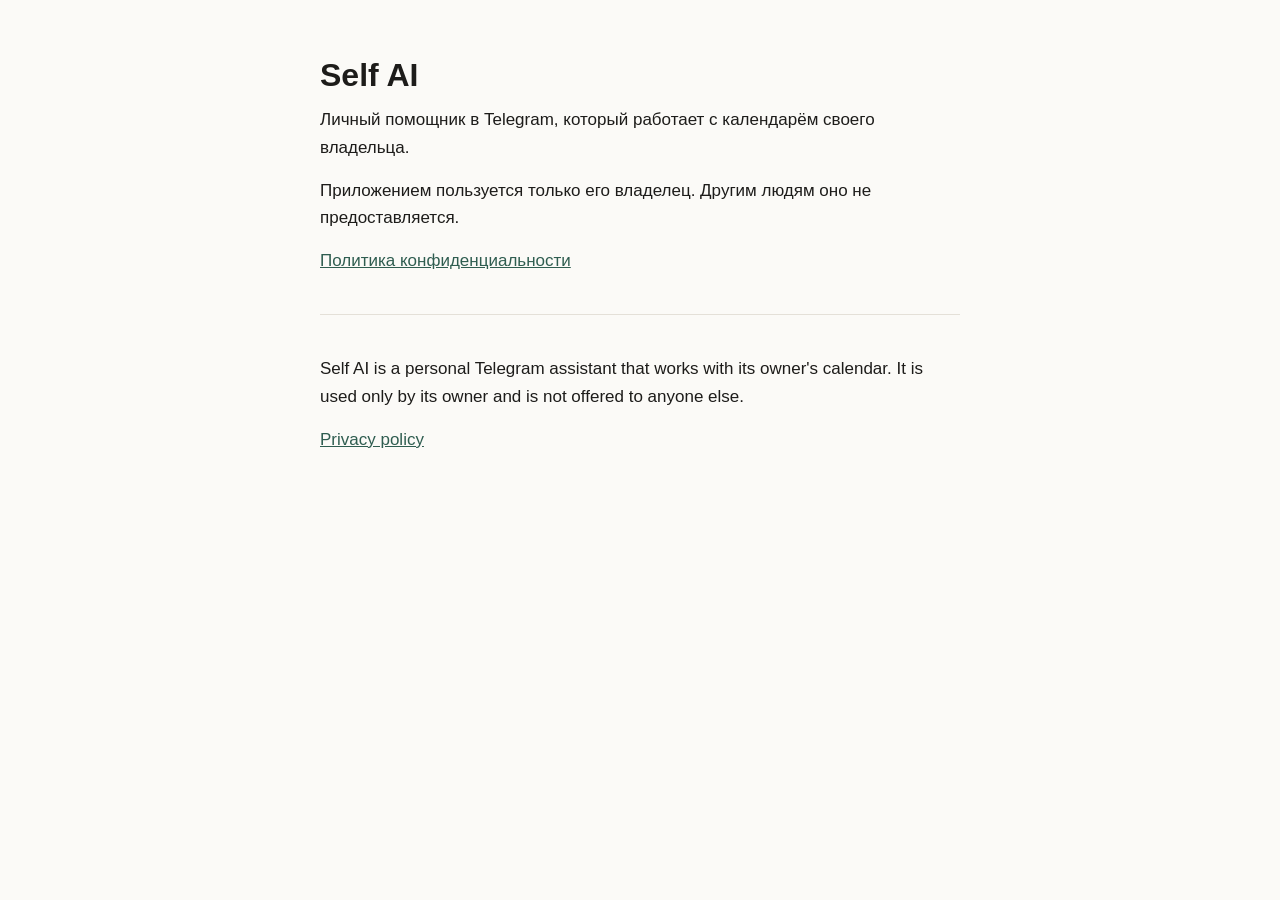
<file: index.html>
<!doctype html>
<html lang="ru">
<head>
<meta charset="utf-8">
<meta name="viewport" content="width=device-width, initial-scale=1">
<title>Self AI</title>
<meta name="description" content="Self AI — личный помощник в Telegram, которым пользуется только его владелец.">
<link rel="stylesheet" href="style.css">
</head>
<body>
<main>
<h1>Self AI</h1>
<p>Личный помощник в Telegram, который работает с календарём своего владельца.</p>
<p>Приложением пользуется только его владелец. Другим людям оно не предоставляется.</p>
<p><a href="privacy.html">Политика конфиденциальности</a></p>
<hr>
<section lang="en">
<p>Self AI is a personal Telegram assistant that works with its owner's calendar. It is used only by its owner and is not offered to anyone else.</p>
<p><a href="privacy.html#en">Privacy policy</a></p>
</section>
</main>
</body>
</html>
</file>
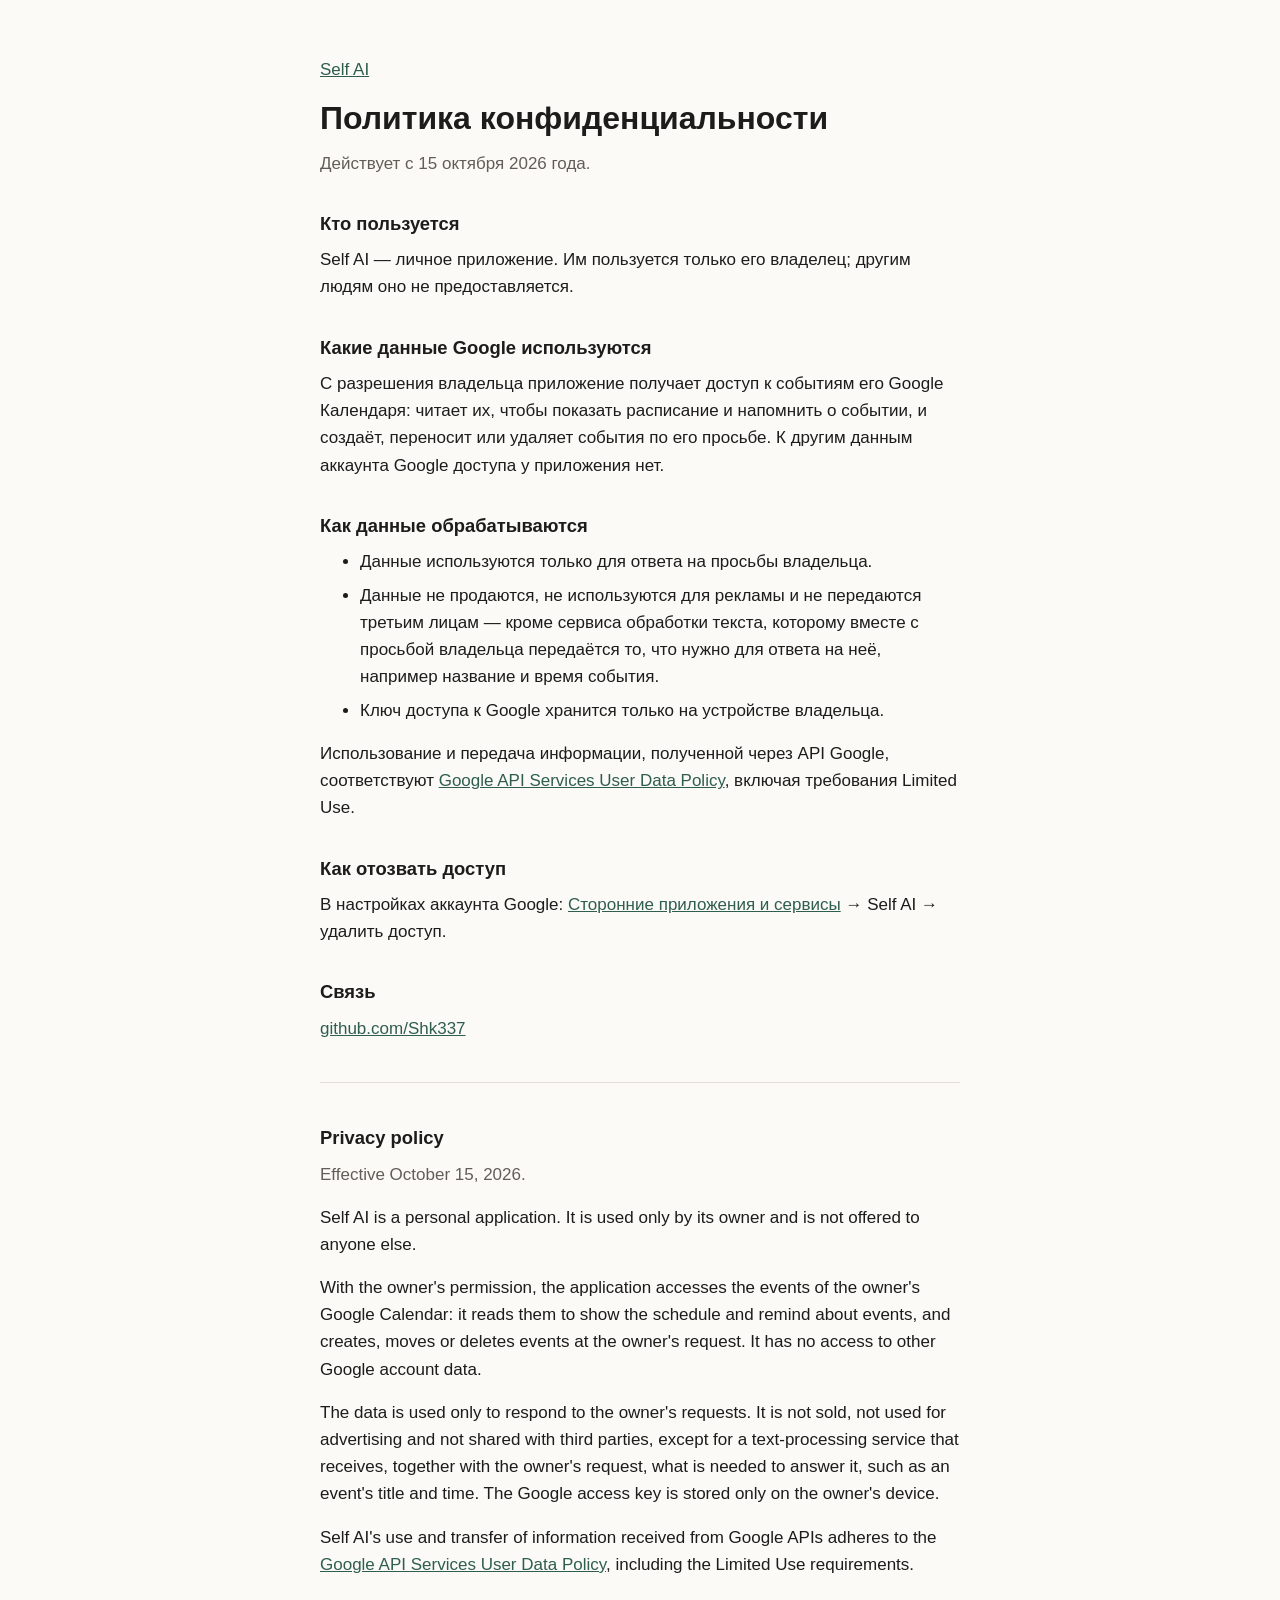
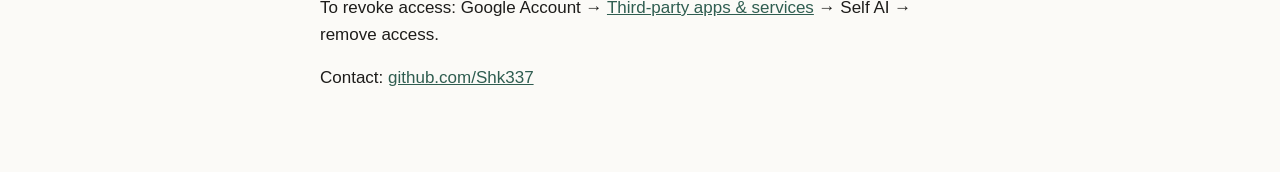
<file: privacy.html>
<!doctype html>
<html lang="ru">
<head>
<meta charset="utf-8">
<meta name="viewport" content="width=device-width, initial-scale=1">
<title>Self AI — политика конфиденциальности</title>
<meta name="description" content="Какие данные Google использует Self AI и как отозвать доступ.">
<link rel="stylesheet" href="style.css">
</head>
<body>
<main>
<p class="muted"><a href="./">Self AI</a></p>
<h1>Политика конфиденциальности</h1>
<p class="muted">Действует с 15 октября 2026 года.</p>

<h2>Кто пользуется</h2>
<p>Self AI — личное приложение. Им пользуется только его владелец; другим людям оно не предоставляется.</p>

<h2>Какие данные Google используются</h2>
<p>С разрешения владельца приложение получает доступ к событиям его Google Календаря: читает их, чтобы показать расписание и напомнить о событии, и создаёт, переносит или удаляет события по его просьбе. К другим данным аккаунта Google доступа у приложения нет.</p>

<h2>Как данные обрабатываются</h2>
<ul>
<li>Данные используются только для ответа на просьбы владельца.</li>
<li>Данные не продаются, не используются для рекламы и не передаются третьим лицам — кроме сервиса обработки текста, которому вместе с просьбой владельца передаётся то, что нужно для ответа на неё, например название и время события.</li>
<li>Ключ доступа к Google хранится только на устройстве владельца.</li>
</ul>
<p>Использование и передача информации, полученной через API Google, соответствуют <a href="https://developers.google.com/terms/api-services-user-data-policy">Google API Services User Data Policy</a>, включая требования Limited Use.</p>

<h2>Как отозвать доступ</h2>
<p>В настройках аккаунта Google: <a href="https://myaccount.google.com/connections">Сторонние приложения и сервисы</a> → Self AI → удалить доступ.</p>

<h2>Связь</h2>
<p><a href="https://github.com/Shk337">github.com/Shk337</a></p>

<hr>
<section id="en" lang="en">
<h2>Privacy policy</h2>
<p class="muted">Effective October 15, 2026.</p>
<p>Self AI is a personal application. It is used only by its owner and is not offered to anyone else.</p>
<p>With the owner's permission, the application accesses the events of the owner's Google Calendar: it reads them to show the schedule and remind about events, and creates, moves or deletes events at the owner's request. It has no access to other Google account data.</p>
<p>The data is used only to respond to the owner's requests. It is not sold, not used for advertising and not shared with third parties, except for a text-processing service that receives, together with the owner's request, what is needed to answer it, such as an event's title and time. The Google access key is stored only on the owner's device.</p>
<p>Self AI's use and transfer of information received from Google APIs adheres to the <a href="https://developers.google.com/terms/api-services-user-data-policy">Google API Services User Data Policy</a>, including the Limited Use requirements.</p>
<p>To revoke access: Google Account → <a href="https://myaccount.google.com/connections">Third-party apps &amp; services</a> → Self AI → remove access.</p>
<p>Contact: <a href="https://github.com/Shk337">github.com/Shk337</a></p>
</section>
</main>
</body>
</html>
</file>
<file: style.css>
:root {
  --bg: #fbfaf7;
  --fg: #1d1c1a;
  --muted: #625e57;
  --line: #e4e0d8;
  --accent: #2f5d50;
  color-scheme: light;
}
@media (prefers-color-scheme: dark) {
  :root {
    --bg: #151514;
    --fg: #ecebe7;
    --muted: #a6a199;
    --line: #2e2d2a;
    --accent: #8cc3b0;
    color-scheme: dark;
  }
}
body {
  margin: 0;
  background: var(--bg);
  color: var(--fg);
  font: 17px/1.6 -apple-system, BlinkMacSystemFont, "Segoe UI", Roboto, "Helvetica Neue", Arial, sans-serif;
}
main {
  max-width: 40rem;
  margin: 0 auto;
  padding: 3.5rem 1.25rem 4rem;
}
h1 { font-size: 2rem; line-height: 1.2; margin: 0 0 .75rem; text-wrap: balance; }
h2 { font-size: 1.15rem; margin: 2rem 0 .5rem; }
p, ul { margin: 0 0 1rem; }
li { margin: 0 0 .4rem; }
.muted { color: var(--muted); }
a { color: var(--accent); }
hr { border: 0; border-top: 1px solid var(--line); margin: 2.5rem 0; }
</file>
